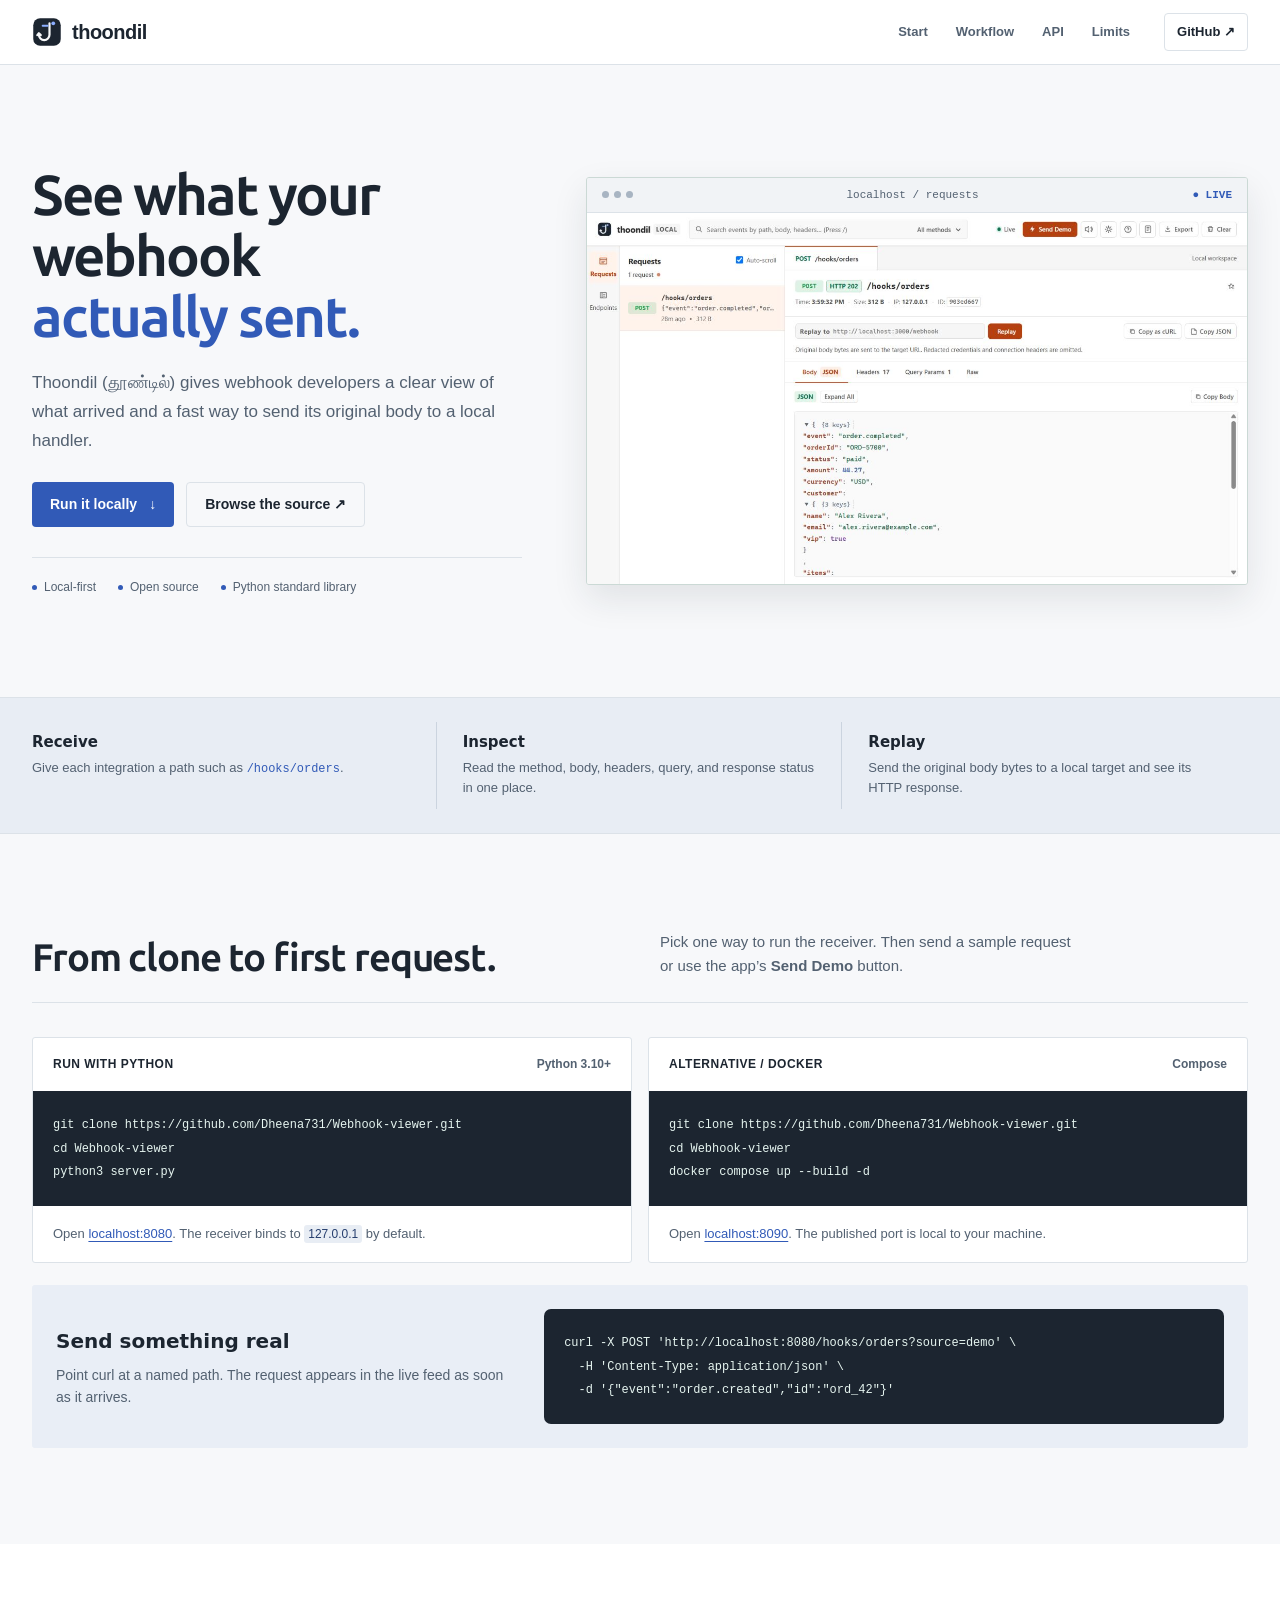
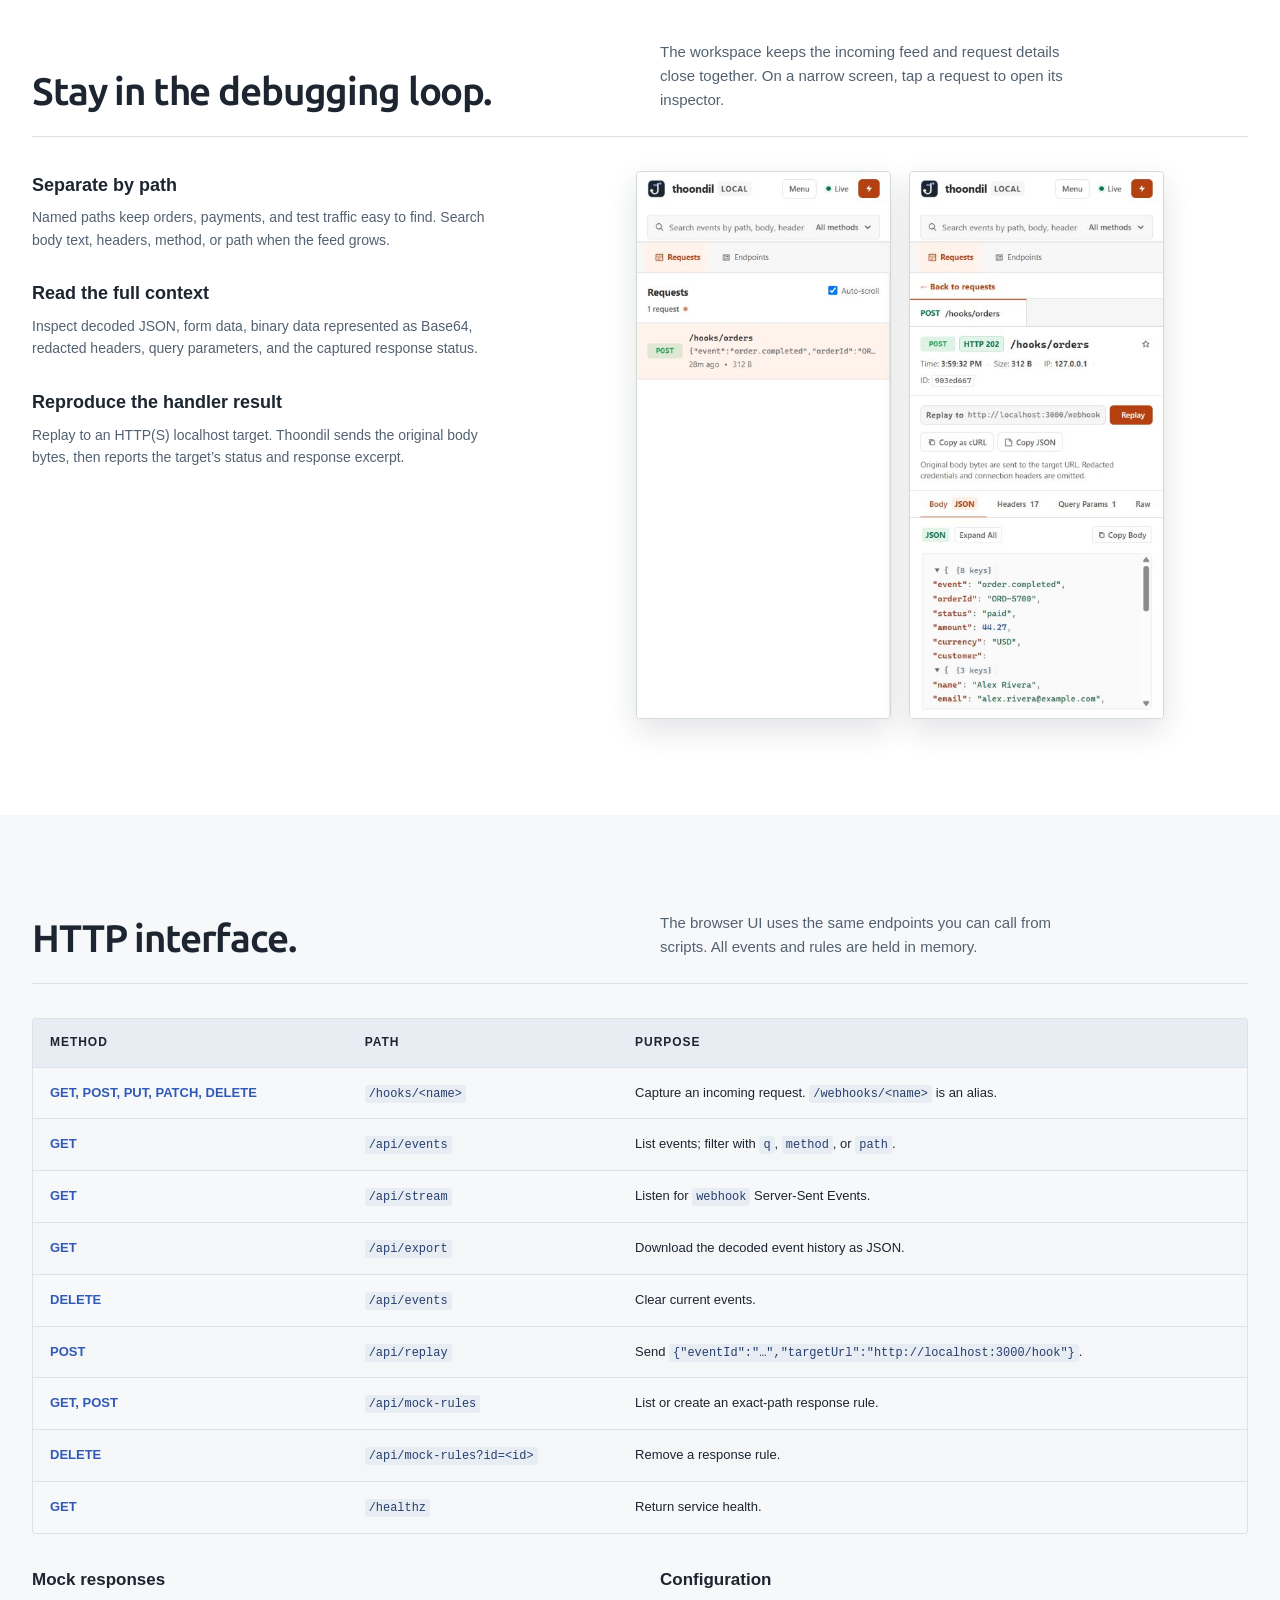
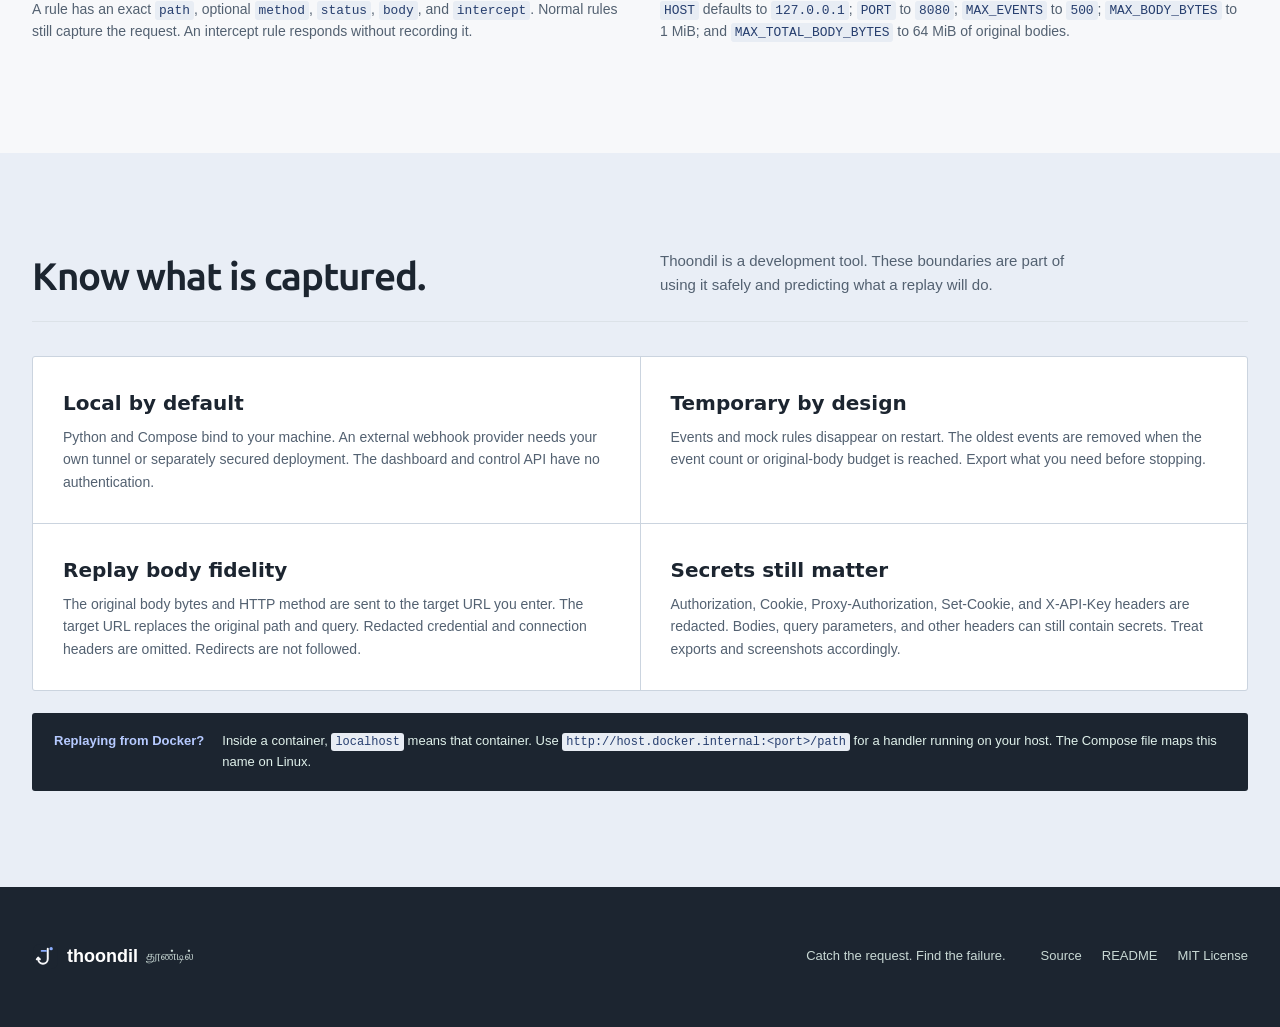
<file: docs/index.html>
<!doctype html>
<html lang="en">
<head>
  <meta charset="utf-8">
  <meta name="viewport" content="width=device-width, initial-scale=1">
  <meta name="theme-color" content="#142B30">
  <meta name="description" content="Thoondil is a local-first webhook viewer. Catch requests, inspect the details, and replay original body bytes to your local handler.">
  <title>Thoondil — Catch the request. Find the failure.</title>
  <link rel="icon" href="assets/favicon.svg" type="image/svg+xml">
  <link rel="stylesheet" href="styles.css">
  <link rel="stylesheet" href="redesign.css">
</head>
<body>
  <a class="skip" href="#main">Skip to content</a>
  <header class="site-header">
    <div class="wrap nav">
      <a class="brand" href="#top" aria-label="Thoondil home"><img src="assets/favicon.svg" alt=""><span>thoondil</span></a>
      <nav aria-label="Documentation"><a href="#quickstart">Start</a><a href="#workflow">Workflow</a><a href="#reference">API</a><a href="#limits">Limits</a></nav>
      <a class="nav-github" href="https://github.com/Dheena731/Webhook-viewer">GitHub <span aria-hidden="true">↗</span></a>
    </div>
  </header>
  <main id="main">
    <section class="hero wrap" id="top">
      <div class="hero-copy">
        <h1>See what your webhook<br><em>actually sent.</em></h1>
        <p>Thoondil <span lang="ta">(தூண்டில்)</span> gives webhook developers a clear view of what arrived and a fast way to send its original body to a local handler.</p>
        <div class="hero-actions"><a class="button button-main" href="#quickstart">Run it locally <span aria-hidden="true">↓</span></a><a class="button button-quiet" href="https://github.com/Dheena731/Webhook-viewer">Browse the source ↗</a></div>
        <div class="hero-facts"><span>Local-first</span><span>Open source</span><span>Python standard library</span></div>
      </div>
      <div class="hero-frame"><div class="frame-bar"><span class="frame-dots"><i></i><i></i><i></i></span><span>localhost / requests</span><span class="frame-live">● LIVE</span></div><img src="assets/app-desktop.jpg" alt="Thoondil showing a sample order webhook and its JSON body" width="1600" height="900"></div>
    </section>
    <section class="proof"><div class="wrap proof-grid"><p><strong>Receive</strong><span>Give each integration a path such as <code>/hooks/orders</code>.</span></p><p><strong>Inspect</strong><span>Read the method, body, headers, query, and response status in one place.</span></p><p><strong>Replay</strong><span>Send the original body bytes to a local target and see its HTTP response.</span></p></div></section>
    <section class="section wrap" id="quickstart">
      <div class="section-head"><h2>From clone to first request.</h2><p>Pick one way to run the receiver. Then send a sample request or use the app’s <strong>Send Demo</strong> button.</p></div>
      <div class="steps">
        <article class="step"><div class="step-top"><span>RUN WITH PYTHON</span><span>Python 3.10+</span></div><pre><code>git clone https://github.com/Dheena731/Webhook-viewer.git
cd Webhook-viewer
python3 server.py</code></pre><p>Open <a href="http://localhost:8080">localhost:8080</a>. The receiver binds to <code>127.0.0.1</code> by default.</p></article>
        <article class="step"><div class="step-top"><span>ALTERNATIVE / DOCKER</span><span>Compose</span></div><pre><code>git clone https://github.com/Dheena731/Webhook-viewer.git
cd Webhook-viewer
docker compose up --build -d</code></pre><p>Open <a href="http://localhost:8090">localhost:8090</a>. The published port is local to your machine.</p></article>
      </div>
      <div class="send-example"><div><h3>Send something real</h3><p>Point curl at a named path. The request appears in the live feed as soon as it arrives.</p></div><pre><code>curl -X POST 'http://localhost:8080/hooks/orders?source=demo' \
  -H 'Content-Type: application/json' \
  -d '{"event":"order.created","id":"ord_42"}'</code></pre></div>
    </section>
    <section class="section workflow" id="workflow"><div class="wrap"><div class="section-head"><h2>Stay in the debugging loop.</h2><p>The workspace keeps the incoming feed and request details close together. On a narrow screen, tap a request to open its inspector.</p></div><div class="workflow-layout"><div class="workflow-points"><div><h3>Separate by path</h3><p>Named paths keep orders, payments, and test traffic easy to find. Search body text, headers, method, or path when the feed grows.</p></div><div><h3>Read the full context</h3><p>Inspect decoded JSON, form data, binary data represented as Base64, redacted headers, query parameters, and the captured response status.</p></div><div><h3>Reproduce the handler result</h3><p>Replay to an HTTP(S) localhost target. Thoondil sends the original body bytes, then reports the target’s status and response excerpt.</p></div></div><div class="mobile-pair"><img src="assets/app-mobile-feed.jpg" alt="Real mobile feed showing a captured webhook" width="390" height="844"><img src="assets/app-mobile-detail.jpg" alt="Real mobile inspector showing request details and JSON body" width="390" height="844"></div></div></div></section>
    <section class="section wrap" id="reference"><div class="section-head"><h2>HTTP interface.</h2><p>The browser UI uses the same endpoints you can call from scripts. All events and rules are held in memory.</p></div><div class="table-wrap"><table><thead><tr><th>Method</th><th>Path</th><th>Purpose</th></tr></thead><tbody>
      <tr><td>GET, POST, PUT, PATCH, DELETE</td><td><code>/hooks/&lt;name&gt;</code></td><td>Capture an incoming request. <code>/webhooks/&lt;name&gt;</code> is an alias.</td></tr>
      <tr><td>GET</td><td><code>/api/events</code></td><td>List events; filter with <code>q</code>, <code>method</code>, or <code>path</code>.</td></tr>
      <tr><td>GET</td><td><code>/api/stream</code></td><td>Listen for <code>webhook</code> Server-Sent Events.</td></tr>
      <tr><td>GET</td><td><code>/api/export</code></td><td>Download the decoded event history as JSON.</td></tr>
      <tr><td>DELETE</td><td><code>/api/events</code></td><td>Clear current events.</td></tr>
      <tr><td>POST</td><td><code>/api/replay</code></td><td>Send <code>{"eventId":"…","targetUrl":"http://localhost:3000/hook"}</code>.</td></tr>
      <tr><td>GET, POST</td><td><code>/api/mock-rules</code></td><td>List or create an exact-path response rule.</td></tr>
      <tr><td>DELETE</td><td><code>/api/mock-rules?id=&lt;id&gt;</code></td><td>Remove a response rule.</td></tr>
      <tr><td>GET</td><td><code>/healthz</code></td><td>Return service health.</td></tr>
    </tbody></table></div>
    <div class="reference-notes"><article><h3>Mock responses</h3><p>A rule has an exact <code>path</code>, optional <code>method</code>, <code>status</code>, <code>body</code>, and <code>intercept</code>. Normal rules still capture the request. An intercept rule responds without recording it.</p></article><article><h3>Configuration</h3><p><code>HOST</code> defaults to <code>127.0.0.1</code>; <code>PORT</code> to <code>8080</code>; <code>MAX_EVENTS</code> to <code>500</code>; <code>MAX_BODY_BYTES</code> to 1 MiB; and <code>MAX_TOTAL_BODY_BYTES</code> to 64 MiB of original bodies.</p></article></div>
    </section>
    <section class="section limits" id="limits"><div class="wrap"><div class="section-head"><h2>Know what is captured.</h2><p>Thoondil is a development tool. These boundaries are part of using it safely and predicting what a replay will do.</p></div><div class="limits-grid"><article><h3>Local by default</h3><p>Python and Compose bind to your machine. An external webhook provider needs your own tunnel or separately secured deployment. The dashboard and control API have no authentication.</p></article><article><h3>Temporary by design</h3><p>Events and mock rules disappear on restart. The oldest events are removed when the event count or original-body budget is reached. Export what you need before stopping.</p></article><article><h3>Replay body fidelity</h3><p>The original body bytes and HTTP method are sent to the target URL you enter. The target URL replaces the original path and query. Redacted credential and connection headers are omitted. Redirects are not followed.</p></article><article><h3>Secrets still matter</h3><p>Authorization, Cookie, Proxy-Authorization, Set-Cookie, and X-API-Key headers are redacted. Bodies, query parameters, and other headers can still contain secrets. Treat exports and screenshots accordingly.</p></article></div><div class="docker-note"><strong>Replaying from Docker?</strong><span>Inside a container, <code>localhost</code> means that container. Use <code>http://host.docker.internal:&lt;port&gt;/path</code> for a handler running on your host. The Compose file maps this name on Linux.</span></div></div></section>
  </main>
  <footer class="footer"><div class="wrap footer-inner"><div><img src="assets/favicon.svg" alt=""><strong>thoondil</strong><span lang="ta">தூண்டில்</span></div><p>Catch the request. Find the failure.</p><div><a href="https://github.com/Dheena731/Webhook-viewer">Source</a><a href="https://github.com/Dheena731/Webhook-viewer/blob/master/README.md">README</a><a href="https://github.com/Dheena731/Webhook-viewer/blob/master/LICENSE">MIT License</a></div></div></footer>
</body>
</html>
</file>
<file: docs/styles.css>
:root{--ink:#142b30;--muted:#52646a;--teal:#075f56;--mint:#48d7bc;--line:#d8e1de;--paper:#fff;--ground:#f5f7f4;--code:#182228}
*{box-sizing:border-box}html{scroll-behavior:smooth}body{margin:0;background:var(--paper);color:var(--ink);font:16px/1.6 ui-sans-serif,-apple-system,BlinkMacSystemFont,"Segoe UI",sans-serif}::selection{background:#bcece2;color:var(--ink)}
a{color:var(--teal);text-underline-offset:3px}a:hover{text-decoration-thickness:2px}a:focus-visible,button:focus-visible{outline:3px solid var(--teal);outline-offset:3px}
.wrap{max-width:1216px;margin:auto;padding:0 32px}.skip{position:absolute;left:-9999px;top:8px;z-index:20;background:var(--ink);color:#fff;padding:8px 12px}.skip:focus{left:8px}
.site-header{position:sticky;top:0;z-index:10;background:rgba(255,255,255,.97);border-bottom:1px solid var(--line)}.nav{height:70px;display:flex;align-items:center;gap:34px}.brand{display:flex;align-items:center;gap:10px;color:var(--ink);font-size:23px;font-weight:800;letter-spacing:-.04em;text-decoration:none}.brand img{width:34px;height:34px}.nav nav{display:flex;align-items:center;gap:28px;margin-left:auto}.nav nav a,.nav-github{text-decoration:none;color:var(--muted);font-size:13px;font-weight:700}.nav nav a:hover,.nav-github:hover{color:var(--teal)}.nav-github{border:1px solid var(--line);border-radius:7px;padding:8px 12px;color:var(--ink)}
.hero{padding-top:50px;padding-bottom:78px}.hero-copy{max-width:860px}.signal{display:flex;align-items:center;gap:10px;color:var(--teal);font-size:11px;font-weight:800;letter-spacing:.12em}.signal-dot{width:8px;height:8px;border-radius:50%;background:var(--teal);box-shadow:0 0 0 5px #d6f0e8}h1,h2,h3,p{margin-top:0}h1{font-family:Georgia,"Times New Roman",serif;font-weight:700;font-size:clamp(3.4rem,6vw,5.2rem);line-height:1.02;letter-spacing:-.04em;margin:0 0 22px}h1 em{color:var(--teal);font-style:normal}.hero-copy>p{font-size:19px;line-height:1.65;color:var(--muted);max-width:640px;margin-bottom:26px}.hero-actions{display:flex;gap:12px;flex-wrap:wrap}.button{display:inline-flex;align-items:center;justify-content:center;gap:12px;min-height:48px;padding:10px 18px;border-radius:7px;font-weight:750;font-size:14px;text-decoration:none}.button-main{background:var(--teal);color:#fff}.button-main:hover{background:#05695f;color:#fff}.button-quiet{color:var(--ink);border:1px solid var(--line)}.button-quiet:hover{border-color:var(--teal)}.hero-facts{display:flex;gap:22px;flex-wrap:wrap;margin:25px 0 0;color:var(--muted);font-size:12px;font-weight:650}.hero-facts span::before{content:"✓";color:var(--teal);margin-right:7px}
.hero-frame{margin-top:40px;border:1px solid #cbd9d5;border-radius:13px;overflow:hidden;box-shadow:0 24px 55px rgba(20,43,48,.13);background:#f6f7f5}.frame-bar{height:35px;background:#e8efec;border-bottom:1px solid #d4dfda;display:flex;align-items:center;justify-content:space-between;padding:0 15px;color:var(--muted);font:11px ui-monospace,SFMono-Regular,Consolas,monospace}.frame-dots{display:flex;gap:5px}.frame-dots i{display:block;width:7px;height:7px;border-radius:50%;background:#b1c8c0}.frame-live{color:var(--teal);font-weight:800}.hero-frame img{display:block;width:100%;height:auto}
.proof{background:var(--ink);color:#fff}.proof-grid{display:grid;grid-template-columns:repeat(3,1fr);gap:1px;padding-top:28px;padding-bottom:28px}.proof-grid p{display:flex;flex-direction:column;gap:5px;padding:10px 26px 10px 0;margin:0;border-right:1px solid #365056}.proof-grid p:last-child{border:0;padding-left:25px}.proof-grid p:nth-child(2){padding-left:25px}.proof-grid strong{font-family:Georgia,serif;font-size:23px;line-height:1.2}.proof-grid span{font-size:13px;color:#c0d3d0}.proof-grid code{color:#b0f4df}
.section{padding-top:112px;padding-bottom:112px;scroll-margin-top:70px}.section-head{max-width:740px;margin-bottom:34px}.section-head h2{font-family:Georgia,serif;font-size:clamp(2.3rem,4vw,3.8rem);line-height:1.12;letter-spacing:-.035em;margin-bottom:16px}.section-head p{font-size:17px;color:var(--muted);margin:0}.steps{display:grid;grid-template-columns:repeat(2,minmax(0,1fr));gap:16px}.step{border:1px solid var(--line);border-radius:10px;overflow:hidden;background:var(--paper)}.step-top{display:flex;justify-content:space-between;gap:10px;padding:17px 20px;color:var(--teal);font-size:11px;font-weight:850;letter-spacing:.09em}.step-top span:last-child{color:var(--muted);letter-spacing:0;font-weight:650}.step pre,.send-example pre{margin:0;background:var(--code);color:#e6f5f0;padding:22px 20px;overflow:auto;font:13px/1.8 ui-monospace,SFMono-Regular,Consolas,monospace}.step p{padding:18px 20px;color:var(--muted);font-size:13px;margin:0}.step code,.send-example code{font-family:inherit}.send-example{display:grid;grid-template-columns:1fr 1.5fr;gap:35px;align-items:center;margin-top:22px;background:#e8f3ee;padding:24px;border-radius:10px}.send-example h3{font-family:Georgia,serif;font-size:25px;margin-bottom:7px}.send-example p{color:var(--muted);font-size:14px;margin:0}.send-example pre{border-radius:7px}
.workflow{background:var(--ground)}.workflow-layout{display:grid;grid-template-columns:minmax(270px,.8fr) minmax(0,1.2fr);gap:55px;align-items:start}.workflow-points>div{position:relative;padding:0 0 28px 44px;border-left:1px solid #c9d8d2;margin-left:10px}.workflow-points>div:last-child{border:0}.workflow-points span{position:absolute;left:-15px;top:0;display:flex;align-items:center;justify-content:center;width:29px;height:29px;border-radius:50%;background:var(--ink);color:var(--mint);font:10px ui-monospace,monospace}.workflow-points h3{font-size:18px;margin-bottom:7px}.workflow-points p{color:var(--muted);font-size:14px;margin:0}.mobile-pair{display:flex;gap:18px;align-items:flex-start;justify-content:center}.mobile-pair img{display:block;width:min(46%,255px);height:auto;border:1px solid #d1dbd6;border-radius:16px;box-shadow:0 16px 35px rgba(20,43,48,.14)}
.table-wrap{overflow-x:auto;border:1px solid var(--line);border-radius:10px}table{width:100%;border-collapse:collapse;font-size:13px}th{text-align:left;background:var(--ink);color:#fff;padding:14px 17px;font-size:11px;text-transform:uppercase;letter-spacing:.08em}td{padding:15px 17px;border-top:1px solid var(--line);vertical-align:top}td:first-child{font-weight:750;white-space:nowrap;color:var(--teal)}tr:nth-child(even) td{background:#f8faf8}code{font: .92em ui-monospace,SFMono-Regular,Consolas,monospace}td code,.reference-notes code,.limits code,.step p code{background:#eaf2ee;padding:2px 4px;border-radius:3px;color:#174a42}.reference-notes{display:grid;grid-template-columns:1fr 1fr;gap:40px;margin-top:32px}.reference-notes h3{font-size:17px;margin-bottom:5px}.reference-notes p{font-size:14px;color:var(--muted)}
.limits{background:#edf4ef}.limits-grid{display:grid;grid-template-columns:repeat(2,1fr);gap:1px;background:#cbdad2;border:1px solid #cbdad2;border-radius:10px;overflow:hidden}.limits-grid article{padding:30px;background:#fff}.limits-grid h3{font-family:Georgia,serif;font-size:22px;margin-bottom:7px}.limits-grid p{font-size:14px;color:var(--muted);margin:0}.docker-note{display:flex;gap:18px;align-items:baseline;margin-top:22px;padding:18px 22px;background:var(--ink);border-radius:8px;color:#e0f1eb;font-size:13px}.docker-note strong{white-space:nowrap;color:var(--mint)}.docker-note code{color:var(--mint)}
.footer{background:var(--ink);color:#c8d8d4}.footer-inner{min-height:140px;display:flex;align-items:center;gap:35px;font-size:13px}.footer-inner>div:first-child{display:flex;align-items:center;gap:8px;margin-right:auto}.footer img{width:27px;height:27px}.footer strong{color:#fff;font-size:18px}.footer-inner p{margin:0}.footer-inner>div:last-child{display:flex;gap:20px}.footer a{color:#c8d8d4;text-decoration:none}.footer a:hover{color:#fff}
@media(max-width:900px){.nav nav{gap:14px}.nav{gap:16px}.workflow-layout{gap:20px}.send-example{grid-template-columns:1fr}.hero{padding-top:55px}.section{padding-top:80px;padding-bottom:80px}}
@media(max-width:680px){.wrap{padding-left:20px;padding-right:20px}.nav{height:62px}.nav nav{display:none}.nav-github{margin-left:auto}.hero{padding-top:55px;padding-bottom:60px}h1{font-size:clamp(3rem,12vw,4.5rem)}.hero-copy>p{font-size:16px}.hero-frame{margin-top:42px}.hero-frame img{width:850px;max-width:none}.hero-frame{overflow-x:auto}.proof-grid{grid-template-columns:1fr;gap:0}.proof-grid p,.proof-grid p:nth-child(2),.proof-grid p:last-child{padding:16px 0;border-right:0;border-bottom:1px solid #365056}.proof-grid p:last-child{border-bottom:0}.steps,.workflow-layout,.reference-notes,.limits-grid{grid-template-columns:1fr}.section{padding-top:70px;padding-bottom:70px}.section-head h2{font-size:2.5rem}.workflow-points{max-width:470px}.mobile-pair{gap:10px}.mobile-pair img{width:49%}.docker-note{display:block}.docker-note strong{display:block;margin-bottom:6px}.footer-inner{flex-wrap:wrap;padding-top:30px;padding-bottom:30px;gap:15px}.footer-inner>div:first-child{flex-basis:100%}.footer-inner p{display:none}}
@media(prefers-reduced-motion:reduce){html{scroll-behavior:auto}}
</file>
<file: docs/redesign.css>
/* A technical manual: restrained paper, ink, and a single action color. */
@font-face { font-family:"Ubuntu"; src:url("assets/Ubuntu.ttf") format("truetype"); font-weight:100 900; font-style:normal; font-display:swap; }
:root { --ink:#1c2530; --muted:#536171; --teal:#315ab7; --mint:#b6caff; --line:#dce2e8; --paper:#fff; --ground:#f4f6f8; --code:#1c2530; }
body { background:#f7f8fa; color:var(--ink); }
::selection { background:#c9d8fa; }
.wrap { max-width:1320px; }
.site-header { background:#fff; }
.nav { height:64px; }
.brand { font-size:20px; letter-spacing:-.025em; }
.brand img { width:30px; height:30px; }
.nav nav a,.nav-github { font-size:13px; font-weight:600; }
.nav-github { border-radius:4px; }
.hero { display:grid; grid-template-columns:minmax(0,.85fr) minmax(0,1.15fr); gap:64px; align-items:center; padding-top:100px; padding-bottom:100px; }
.hero-copy { max-width:none; }
h1 { font-family:"Ubuntu",sans-serif; font-size:clamp(2.8rem,4.4vw,4.2rem); font-weight:700; line-height:1.08; letter-spacing:-.035em; }
h1 em { color:var(--teal); }
.hero-copy>p { font-size:17px; max-width:560px; line-height:1.7; }
.button { border-radius:4px; min-height:44px; }
.button-main:hover { background:#25488f; }
.hero-facts { border-top:1px solid var(--line); padding-top:20px; margin-top:30px; font-weight:500; }
.hero-facts span::before { content:""; display:inline-block; width:5px; height:5px; background:var(--teal); border-radius:50%; vertical-align:middle; }
.hero-frame { margin:0; border-radius:3px; box-shadow:0 14px 35px rgba(28,37,48,.1); }
.frame-bar { background:#f1f3f6; border-color:var(--line); }
.frame-dots i { background:#a8b4c2; }
.proof { background:#e8edf4; color:var(--ink); border-block:1px solid var(--line); }
.proof-grid { padding-top:24px; padding-bottom:24px; }
.proof-grid p { border-color:#cbd4df; }
.proof-grid strong { font:700 15px/1.4 ui-sans-serif,system-ui,sans-serif; }
.proof-grid span { color:var(--muted); }
.proof-grid code { color:var(--teal); }
.section { padding-top:96px; padding-bottom:96px; }
.section-head { display:grid; grid-template-columns:minmax(0,1fr) minmax(0,1fr); gap:40px; align-items:end; max-width:none; padding-bottom:24px; border-bottom:1px solid var(--line); }
.section-head h2 { font-family:"Ubuntu",sans-serif; font-size:clamp(2rem,3vw,3rem); font-weight:700; letter-spacing:-.03em; margin:0; }
.section-head p { font-size:15px; max-width:50ch; }
.step { border-radius:3px; }
.step-top { color:var(--ink); letter-spacing:.04em; font-size:12px; }
th { font-size:12px; }
.step pre,.send-example pre { background:var(--code); }
.send-example { background:#e9eef6; border-radius:3px; }
.send-example h3,.limits-grid h3 { font-family:ui-sans-serif,system-ui,sans-serif; font-size:20px; }
.workflow { background:#fff; }
.workflow-points>div { border:0; margin-left:0; padding-left:0; }
.mobile-pair img { border-radius:4px; box-shadow:0 12px 30px rgba(28,37,48,.12); }
.table-wrap { border-radius:3px; }
th { background:#e8edf4; color:var(--ink); }
td:first-child { color:var(--teal); }
tr:nth-child(even) td { background:#f4f6f8; }
td code,.reference-notes code,.limits code,.step p code { background:#e8edf4; color:#263e6e; }
.limits { background:#e9eef6; }
.limits-grid { background:#cbd4df; border-color:#cbd4df; border-radius:3px; }
.docker-note { border-radius:3px; background:var(--ink); }
.footer { background:var(--ink); }
@media(max-width:900px) { .hero { grid-template-columns:1fr; gap:40px; padding-top:65px; } .hero-frame { max-width:850px; } }
@media(max-width:680px) { .hero { padding-top:48px; padding-bottom:60px; } h1 { font-size:2.8rem; } .hero-frame { margin-top:0; } .section-head { grid-template-columns:1fr; gap:14px; } .section-head h2 { font-size:2rem; } .proof-grid p,.proof-grid p:nth-child(2),.proof-grid p:last-child { border-color:#cbd4df; } }
</file>
